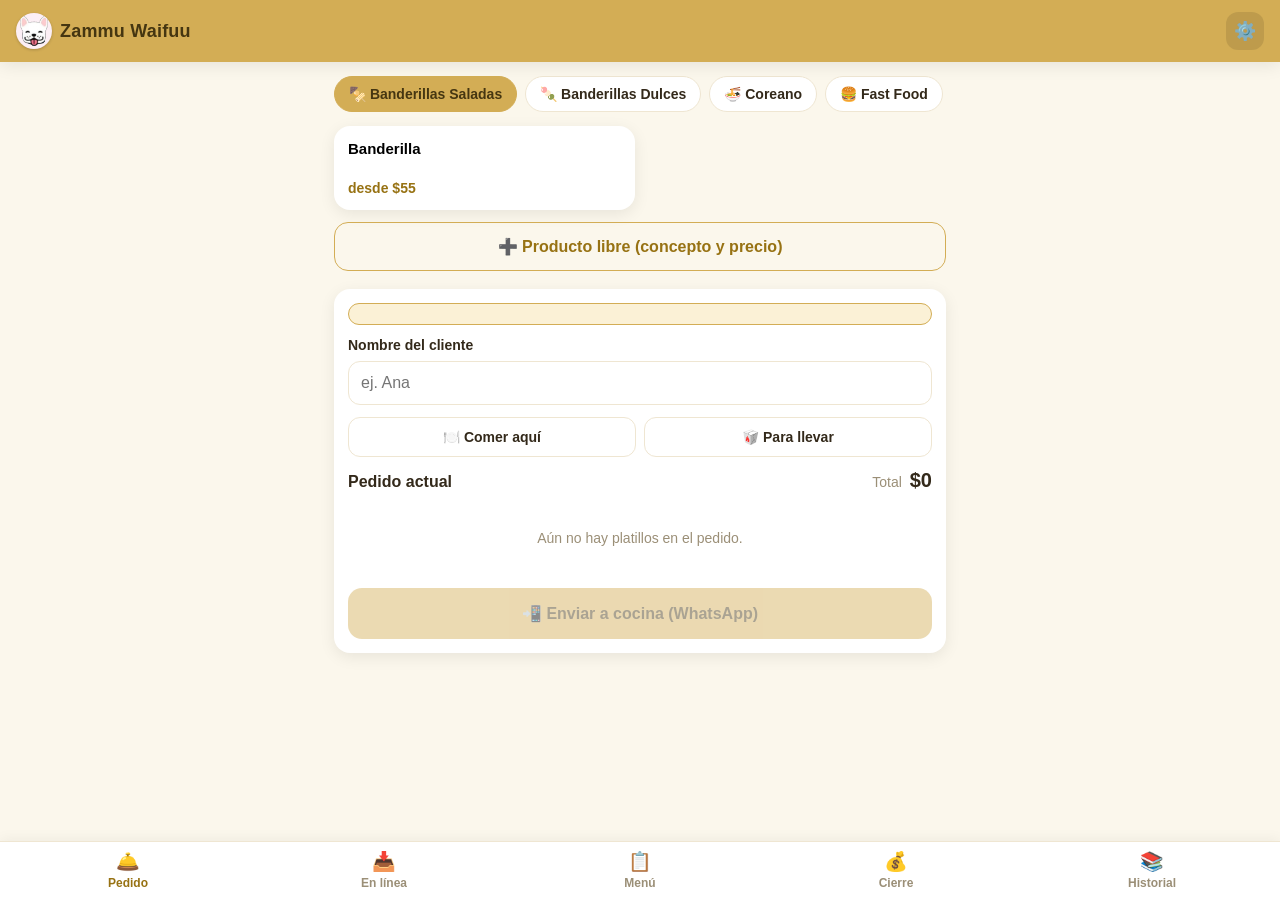
<file: index.html>
<!DOCTYPE html>
<html lang="es">
<head>
  <meta charset="UTF-8">
  <meta name="viewport" content="width=device-width, initial-scale=1.0, viewport-fit=cover, maximum-scale=1.0, user-scalable=no">
  <meta name="theme-color" content="#d3ad55">
  <meta name="apple-mobile-web-app-capable" content="yes">
  <meta name="apple-mobile-web-app-status-bar-style" content="default">
  <meta name="apple-mobile-web-app-title" content="Zammu Waifuu">
  <link rel="manifest" href="manifest.webmanifest">
  <link rel="apple-touch-icon" href="icon.png">
  <link rel="icon" href="icon.png">
  <link rel="stylesheet" href="css/styles.css">
  <title>Comandera · Zammu Waifuu</title>
</head>
<body>
  <header class="topbar">
    <span class="brand"><img src="perro.png" alt="Zammu Waifuu" class="brand-logo"> Zammu Waifuu</span>
    <button id="btn-settings" class="icon-btn" aria-label="Ajustes">⚙️</button>
  </header>

  <main>
    <!-- ================= PEDIDO ================= -->
    <section id="view-pedido" class="view active">
      <div id="cat-chips" class="chips"></div>
      <div id="item-list" class="item-grid"></div>
      <button id="btn-custom" class="btn-outline" style="margin-top:12px">➕ Producto libre (concepto y precio)</button>

      <div class="cart">
        <div id="edit-banner" class="edit-banner" hidden></div>
        <div class="field cart-name-field">
          <label for="customer-name">Nombre del cliente</label>
          <input type="text" id="customer-name" placeholder="ej. Ana" autocomplete="off" maxlength="40">
        </div>
        <div id="service-mode" class="service-mode"></div>
        <div class="cart-head">
          <strong>Pedido actual</strong>
          <span class="cart-total-label">Total <b id="cart-total">$0</b></span>
        </div>
        <div id="cart-lines" class="cart-lines"></div>
        <button id="btn-send" class="btn-primary big" disabled>📲 Enviar a cocina (WhatsApp)</button>
      </div>
    </section>

    <!-- ================= MENÚ ================= -->
    <section id="view-menu" class="view">
      <h1 class="view-title">Editar menú</h1>
      <p class="view-sub">Cambia nombres, precios y disponibilidad. Se guarda solo.</p>
      <div id="menu-editor"></div>
    </section>

    <!-- ================= CIERRE ================= -->
    <section id="view-cierre" class="view">
      <h3 class="section-title first">Pedidos de hoy</h3>
      <div id="today-orders"></div>
      <h3 class="section-title">Ventas por concepto</h3>
      <div id="cierre-summary"></div>
      <h3 class="section-title">Cierre del día</h3>
      <div id="cierre-head"></div>
      <button id="btn-share-day" class="btn-primary big">📤 Enviar resumen al administrador</button>
      <button id="btn-close-day" class="btn-outline big">🔒 Cerrar día</button>
    </section>

    <!-- ================= PEDIDOS EN LÍNEA ================= -->
    <section id="view-online" class="view">
      <div class="online-head">
        <h1 class="view-title">Pedidos en línea</h1>
        <button id="btn-refresh-online" class="icon-btn" aria-label="Refrescar">🔄</button>
      </div>
      <p class="view-sub">Pedidos del link del cliente. Revísalos y mándalos a cocina.</p>
      <div id="orders-switch"></div>
      <div id="online-list"></div>
    </section>

    <!-- ================= HISTORIAL ================= -->
    <section id="view-historial" class="view">
      <h1 class="view-title">Historial</h1>
      <p class="view-sub">Días cerrados. Toca uno para ver el detalle.</p>
      <div id="historial-list"></div>
    </section>
  </main>

  <nav class="bottom-nav">
    <button class="nav-btn active" data-view="pedido"><span>🛎️</span>Pedido</button>
    <button class="nav-btn" data-view="online"><span>📥</span>En línea</button>
    <button class="nav-btn" data-view="menu"><span>📋</span>Menú</button>
    <button class="nav-btn" data-view="cierre"><span>💰</span>Cierre</button>
    <button class="nav-btn" data-view="historial"><span>📚</span>Historial</button>
  </nav>

  <div id="modal-root"></div>
  <div id="toast" class="toast"></div>

  <script src="js/menu-data.js"></script>
  <script src="js/menu-logic.js"></script>
  <script src="js/store.js"></script>
  <script src="js/app.js"></script>
</body>
</html>
</file>
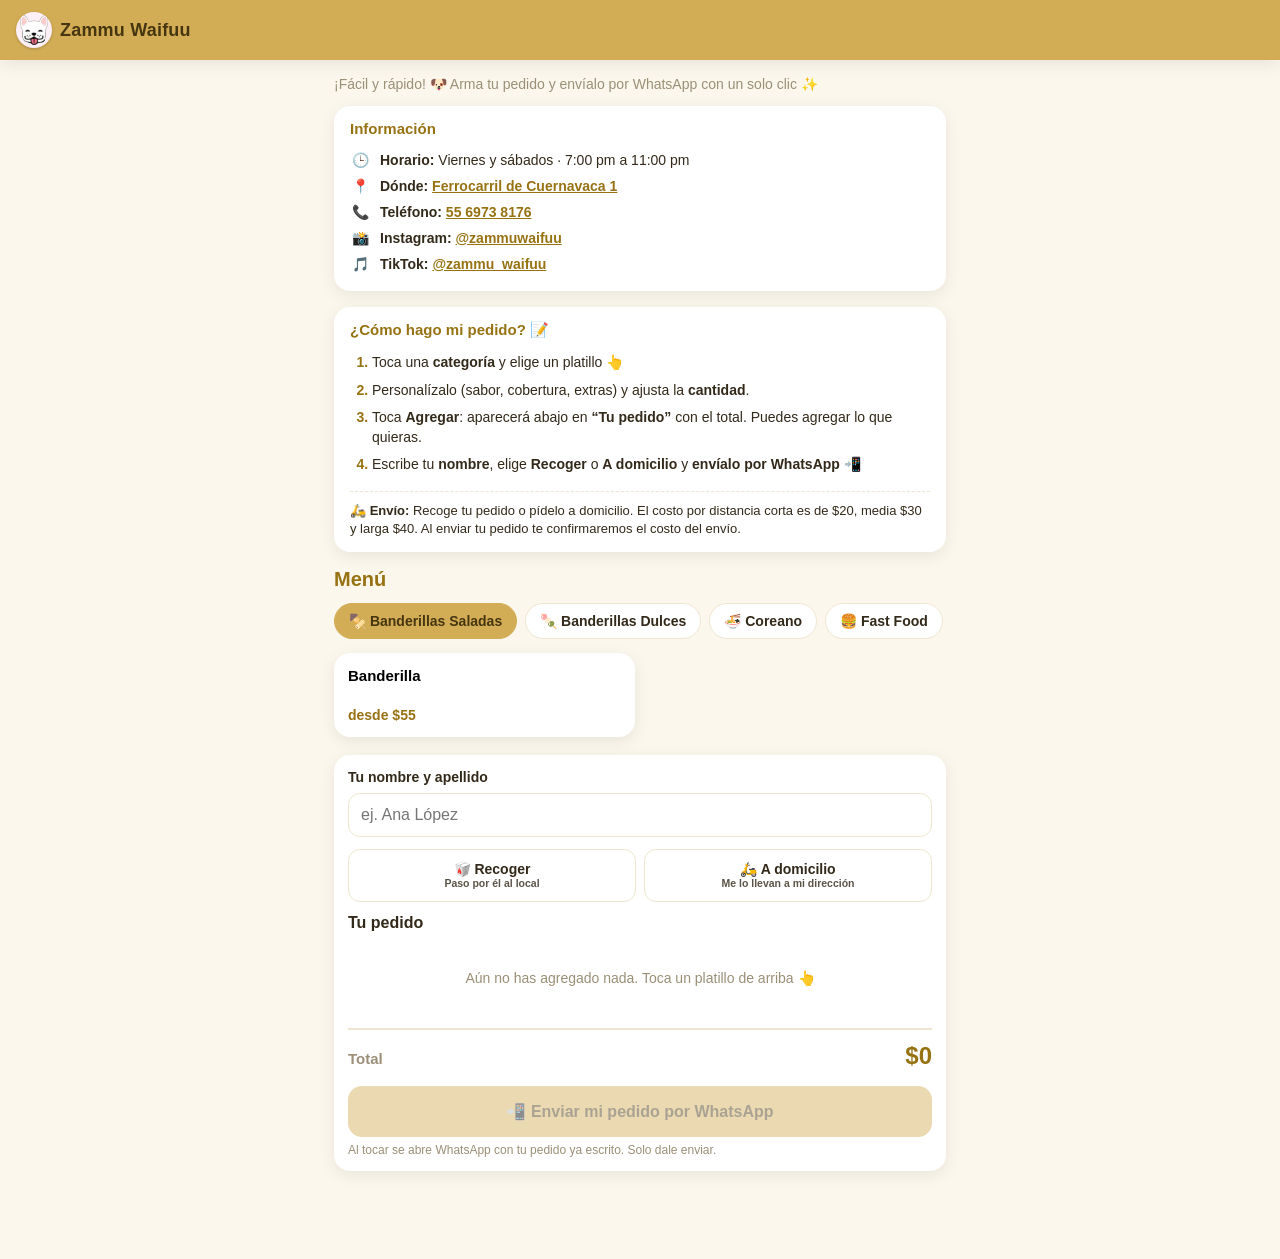
<file: pedir.html>
<!DOCTYPE html>
<html lang="es">
<head>
  <meta charset="UTF-8">
  <meta name="viewport" content="width=device-width, initial-scale=1.0, viewport-fit=cover, maximum-scale=1.0, user-scalable=no">
  <meta name="theme-color" content="#d3ad55">
  <link rel="icon" href="icon.png">
  <link rel="apple-touch-icon" href="icon.png">
  <link rel="stylesheet" href="css/styles.css">
  <title>Pedir · Zammu Waifuu</title>

  <!-- Vista previa al compartir el link (WhatsApp, IG, etc.): tarjeta con logo,
       título y descripción, para que el link no se vea como una ruta pelona. -->
  <meta property="og:type" content="website">
  <meta property="og:site_name" content="Zammu Waifuu">
  <meta property="og:title" content="Pide en línea 🐶 Zammu Waifuu">
  <meta property="og:description" content="Arma tu pedido en 1 minuto y te llega listo. Viernes y sábados 7–11 pm · recoge o a domicilio.">
  <meta property="og:image" content="https://sulihet.github.io/comandera-zammu/icon.png">
  <meta property="og:url" content="https://sulihet.github.io/comandera-zammu/pedir.html">
  <meta name="twitter:card" content="summary">
  <meta name="twitter:title" content="Pide en línea 🐶 Zammu Waifuu">
  <meta name="twitter:description" content="Arma tu pedido en 1 minuto y te llega listo. Viernes y sábados 7–11 pm.">
  <meta name="twitter:image" content="https://sulihet.github.io/comandera-zammu/icon.png">
</head>
<body>
  <header class="topbar">
    <span class="brand"><img src="perro.png" alt="Zammu Waifuu" class="brand-logo"> Zammu Waifuu</span>
  </header>

  <main>
    <section class="view active">
      <p class="pedir-intro">¡Fácil y rápido! 🐶 Arma tu pedido y envíalo por WhatsApp con un solo clic ✨</p>

      <div id="closed-banner"></div>
      <div class="info-card" id="info-card"></div>
      <div id="fallback-note"></div>

      <div class="howto-card">
        <h2>¿Cómo hago mi pedido? 📝</h2>
        <ol class="howto-steps">
          <li>Toca una <b>categoría</b> y elige un platillo 👆</li>
          <li>Personalízalo (sabor, cobertura, extras) y ajusta la <b>cantidad</b>.</li>
          <li>Toca <b>Agregar</b>: aparecerá abajo en <b>“Tu pedido”</b> con el total. Puedes agregar lo que quieras.</li>
          <li>Escribe tu <b>nombre</b>, elige <b>Recoger</b> o <b>A domicilio</b> y <b>envíalo por WhatsApp</b> 📲</li>
        </ol>
        <div id="howto-envio" class="howto-envio"></div>
      </div>

      <h2 class="menu-title">Menú</h2>
      <div id="cat-chips" class="chips"></div>
      <div id="item-list" class="item-grid"></div>

      <div class="cart">
        <div class="field cart-name-field">
          <label for="customer-name">Tu nombre y apellido</label>
          <input type="text" id="customer-name" placeholder="ej. Ana López" autocomplete="off" maxlength="40">
        </div>
        <div id="service-mode" class="service-mode"></div>
        <div id="address-wrap"></div>
        <div class="cart-head">
          <strong>Tu pedido</strong>
        </div>
        <div id="cart-lines" class="cart-lines"></div>
        <div class="cart-total-row">Total <b id="cart-total">$0</b></div>
        <div id="pay-wrap"></div>
        <button id="btn-send" class="btn-primary big" disabled>📲 Enviar mi pedido por WhatsApp</button>
        <p class="hint">Al tocar se abre WhatsApp con tu pedido ya escrito. Solo dale enviar.</p>
      </div>
    </section>
  </main>

  <div id="modal-root"></div>
  <div id="toast" class="toast"></div>

  <script src="js/menu-data.js"></script>
  <script src="js/menu-logic.js"></script>
  <script src="js/pedir-config.js"></script>
  <script src="js/pedir.js"></script>
</body>
</html>
</file>
<file: css/styles.css>
:root {
  --bg: #fbf7ec;
  --card: #ffffff;
  --ink: #33291a;
  --muted: #9b8f77;
  --line: #efe6d2;
  --primary: #d3ad55;        /* mostaza tenue: superficies (topbar, botones, chips) */
  --primary-d: #bd9538;      /* mostaza más oscura para estado activo */
  --on-primary: #453611;     /* texto café oscuro sobre mostaza */
  --accent-ink: #977213;     /* mostaza legible sobre blanco (precios, números) */
  --accent: #ffb700;
  --green: #2e9e5b;
  --danger: #d0574a;
  --radius: 16px;
  --shadow: 0 4px 16px rgba(0,0,0,.08);
  --safe-b: env(safe-area-inset-bottom, 0px);
}
* { box-sizing: border-box; -webkit-tap-highlight-color: transparent; }
html, body { margin: 0; padding: 0; }
body {
  font-family: -apple-system, BlinkMacSystemFont, "Segoe UI", Roboto, sans-serif;
  background: var(--bg);
  color: var(--ink);
  padding-bottom: calc(64px + var(--safe-b));
  overscroll-behavior-y: none;
}
h1, h2, h3 { margin: 0; }
button { font-family: inherit; cursor: pointer; }

/* ---------- Topbar ---------- */
.topbar {
  position: sticky; top: 0; z-index: 20;
  display: flex; align-items: center; justify-content: space-between;
  padding: calc(12px + env(safe-area-inset-top, 0px)) 16px 12px;
  background: var(--primary); color: var(--on-primary);
  box-shadow: var(--shadow);
}
.brand { font-weight: 800; font-size: 18px; letter-spacing: .2px; display: flex; align-items: center; gap: 8px; }
.brand-logo { height: 36px; width: 36px; border-radius: 50%; object-fit: cover; background: #fceff5; box-shadow: 0 1px 3px rgba(0,0,0,.2); }
.icon-btn { background: rgba(0,0,0,.10); border: none; color: var(--on-primary); font-size: 18px; width: 38px; height: 38px; border-radius: 12px; }

/* ---------- Vistas ---------- */
main { max-width: 640px; margin: 0 auto; }
.view { display: none; padding: 14px 14px 24px; }
.view.active { display: block; }
.view-title { font-size: 22px; }
.view-sub { color: var(--muted); margin: 4px 0 14px; font-size: 14px; }
.section-title { margin: 22px 0 10px; font-size: 16px; }
.section-title.first { margin-top: 4px; }
.empty { color: var(--muted); font-size: 14px; text-align: center; padding: 16px 0; }

/* ---------- Chips de categoría ---------- */
.chips { display: flex; gap: 8px; overflow-x: auto; padding-bottom: 10px; margin-bottom: 4px; -webkit-overflow-scrolling: touch; }
.chips::-webkit-scrollbar { display: none; }
.chip {
  flex: 0 0 auto; border: 1.5px solid var(--line); background: var(--card);
  color: var(--ink); padding: 9px 14px; border-radius: 999px; font-size: 14px; font-weight: 600; white-space: nowrap;
}
.chip.active { background: var(--primary); border-color: var(--primary); color: var(--on-primary); }

/* ---------- Grid de platillos ---------- */
.item-grid { display: grid; grid-template-columns: 1fr 1fr; gap: 10px; }
.item-card {
  display: flex; flex-direction: column; justify-content: space-between; gap: 10px;
  min-height: 84px; text-align: left; border: none; background: var(--card);
  border-radius: var(--radius); padding: 14px; box-shadow: var(--shadow);
}
.item-card:active { transform: scale(.98); }
.item-card.off { opacity: .5; }
.item-name { font-weight: 700; font-size: 15px; line-height: 1.2; }
.item-price { font-weight: 800; color: var(--accent-ink); font-size: 14px; }

/* ---------- Carrito ---------- */
.cart { margin-top: 18px; background: var(--card); border-radius: var(--radius); box-shadow: var(--shadow); padding: 14px; }
.cart .field { margin-bottom: 12px; }
.service-mode { display: flex; gap: 8px; margin-bottom: 12px; }
.seg { flex: 1; border: 1.5px solid var(--line); background: var(--card); color: var(--ink); padding: 11px 8px; border-radius: 12px; font-weight: 700; font-size: 14px; }
.seg.active { background: var(--primary); border-color: var(--primary); color: var(--on-primary); }
.cart-head { display: flex; justify-content: space-between; align-items: baseline; margin-bottom: 8px; }
.cart-total-row { display: flex; justify-content: space-between; align-items: baseline; margin: 4px 0 16px; padding-top: 12px; border-top: 2px solid var(--line); font-size: 15px; color: var(--muted); font-weight: 600; }
.cart-total-row b { font-size: 24px; color: var(--accent-ink); }
.cart-total-label { color: var(--muted); font-size: 14px; }
.cart-total-label b { color: var(--ink); font-size: 20px; margin-left: 4px; }
.cart-lines { display: flex; flex-direction: column; gap: 10px; margin-bottom: 12px; }
.cart-line { display: flex; justify-content: space-between; gap: 10px; border-bottom: 1px solid var(--line); padding-bottom: 10px; }
.cart-line:last-child { border-bottom: none; padding-bottom: 0; }
.cart-line-main { display: flex; gap: 8px; }
.cart-line-main .q { font-weight: 800; color: var(--accent-ink); }
.cart-name { font-weight: 600; font-size: 15px; }
.cart-detail { color: var(--muted); font-size: 13px; }
.cart-note { color: var(--green); font-size: 13px; margin-top: 2px; }
.cart-line-side { text-align: right; font-weight: 700; display: flex; flex-direction: column; align-items: flex-end; gap: 4px; }

/* ---------- Botones ---------- */
.btn-primary { background: var(--primary); color: var(--on-primary); border: none; border-radius: 14px; font-weight: 800; padding: 14px; font-size: 15px; }
.btn-primary:active { background: var(--primary-d); }
.btn-primary:disabled { opacity: .45; }
.btn-primary.big { width: 100%; font-size: 16px; padding: 16px; }
.btn-ghost { width: 100%; background: transparent; border: 1.5px dashed var(--line); color: var(--muted); padding: 12px; border-radius: 12px; font-weight: 600; margin-top: 10px; }
.btn-outline { width: 100%; background: transparent; border: 1.5px solid var(--primary); color: var(--accent-ink); padding: 14px; border-radius: 14px; font-weight: 800; font-size: 16px; margin-top: 10px; }
.btn-outline:active { background: #fbf1d6; }
.btn-ghost.danger { color: var(--danger); border-color: #f3c9c9; }
.file-btn { display: block; text-align: center; cursor: pointer; }
.link-danger { background: none; border: none; color: var(--danger); font-weight: 600; font-size: 13px; padding: 2px 4px; }

/* ---------- Editor de menú ---------- */
.edit-cat { margin-bottom: 22px; }
.edit-cat h3 { margin-bottom: 10px; font-size: 16px; }
.edit-row { background: var(--card); border-radius: 14px; box-shadow: var(--shadow); padding: 12px; margin-bottom: 10px; }
.edit-row.off { opacity: .6; }
.edit-row-top { display: flex; gap: 8px; align-items: center; }
.name-input { flex: 1; border: 1px solid var(--line); border-radius: 10px; padding: 9px; font-size: 15px; font-weight: 600; }
.edit-prices { display: flex; flex-wrap: wrap; gap: 8px; margin: 10px 0; }
.edit-extras { display: flex; flex-wrap: wrap; align-items: center; gap: 8px; margin: 0 0 10px; padding-top: 8px; border-top: 1px dashed var(--line); }
.extras-label { font-size: 12px; font-weight: 700; color: var(--accent-ink); width: 100%; }
.mini { font-size: 12px; color: var(--muted); display: flex; flex-direction: column; gap: 3px; }
.mini input { width: 84px; border: 1px solid var(--line); border-radius: 8px; padding: 7px; font-size: 15px; }
.switch { display: inline-flex; align-items: center; gap: 8px; font-size: 14px; }
.switch input { width: 20px; height: 20px; }
.edit-flavors { display: flex; flex-wrap: wrap; align-items: center; gap: 8px; margin: 10px 0 0; padding-top: 8px; border-top: 1px dashed var(--line); }
.flavor-switch { background: var(--bg); border: 1px solid var(--line); border-radius: 10px; padding: 6px 10px; }
.flavor-switch small { color: var(--muted); }
.flavor-switch.off { opacity: .6; }
.flavor-switch.off small { color: var(--accent-ink); font-weight: 700; }

/* ---------- Cierre ---------- */
.close-head { display: flex; gap: 12px; margin-bottom: 16px; }
.close-head > div { flex: 1; background: var(--card); border-radius: 14px; box-shadow: var(--shadow); padding: 14px; text-align: center; }
.big-num { display: block; font-size: 26px; font-weight: 800; color: var(--accent-ink); }
.close-head small { color: var(--muted); font-size: 12px; }
.close-row { display: flex; align-items: center; gap: 10px; background: var(--card); border-radius: 10px; padding: 10px 12px; margin-bottom: 6px; box-shadow: var(--shadow); }
.close-row .q { font-weight: 800; color: var(--accent-ink); min-width: 34px; }
.close-name { flex: 1; font-size: 14px; }
.close-row span:last-child { font-weight: 700; }
.order-sum { color: var(--muted); font-size: 13px; margin-top: 2px; }
.tag { font-size: 12px; color: var(--danger); font-weight: 700; }

/* ventas por concepto (agrupado) */
.concept-right { display: flex; align-items: center; gap: 8px; flex: 0 0 auto; }
.concept-item { display: flex; align-items: center; gap: 10px; padding: 8px 0; border-bottom: 1px solid var(--line); }
.concept-item:last-child { border-bottom: none; }
.concept-item .q { font-weight: 800; color: var(--accent-ink); min-width: 32px; }
.concept-item .nm { flex: 1; font-size: 14px; }
.concept-item .mn { font-weight: 700; }

/* tarjetas de pedido expandibles */
.order-card { background: var(--card); border-radius: 12px; margin-bottom: 8px; box-shadow: var(--shadow); overflow: hidden; }
.order-card.canceled { opacity: .55; }
.order-card.canceled .order-head strong { text-decoration: line-through; }
.order-head { display: flex; justify-content: space-between; align-items: center; gap: 10px; padding: 12px; cursor: pointer; }
.order-head strong { font-size: 15px; }
.chevron { color: var(--accent-ink); font-size: 15px; flex: 0 0 auto; }

/* estado del pedido: chip de un toque (En preparación ↔ Entregado) */
.order-status { flex: 0 0 auto; border: none; border-radius: 999px; padding: 6px 11px; font-size: 12px; font-weight: 800; cursor: pointer; white-space: nowrap; }
.st-prep { background: #ffe4b3; color: #8a5300; }       /* ámbar: en preparación */
.st-entregado { background: #d8efdd; color: #1e7a3d; }  /* verde: entregado */
/* acento de borde izquierdo por estado, para verlo de un vistazo */
.order-card.st-prep { border-left: 4px solid #e0a53d; }
.order-card.st-entregado { border-left: 4px solid #3aa15a; }
.order-detail { padding: 0 12px 12px; border-top: 1px solid var(--line); }
.detail-line { display: flex; gap: 8px; align-items: flex-start; padding: 10px 0; border-bottom: 1px solid var(--line); }
.detail-line:last-of-type { border-bottom: none; }
.detail-line .q { font-weight: 800; color: var(--accent-ink); }
.detail-line > span:last-child { margin-left: auto; font-weight: 700; }
.detail-foot { display: flex; justify-content: space-between; align-items: center; padding: 10px 0 4px; color: var(--muted); font-size: 14px; }
.order-actions { display: flex; gap: 8px; margin-top: 10px; }
.act-btn { flex: 1; border: none; border-radius: 11px; padding: 12px; font-weight: 800; font-size: 14px; }
.act-btn:active { filter: brightness(.95); }
.act-edit { background: var(--primary); color: var(--on-primary); }
.act-cancel { background: var(--danger); color: #fff; }
.act-resend { background: var(--green); color: #fff; }
.act-resend.full { width: 100%; margin-bottom: 8px; }
.not-sent { display: block; width: 100%; text-align: left; margin-top: 6px; background: #fdecea; border: 1.5px solid var(--danger); color: var(--danger); border-radius: 10px; padding: 8px 10px; font-size: 13px; font-weight: 800; }
.order-card.not-sent-card { outline: 2px solid var(--danger); }

.edit-banner { display: flex; align-items: center; justify-content: space-between; gap: 10px; background: #fbf1d6; border: 1.5px solid var(--primary); color: var(--on-primary); border-radius: 12px; padding: 10px 12px; margin-bottom: 12px; font-size: 13px; font-weight: 700; }
.link-cancel-edit { flex: 0 0 auto; white-space: nowrap; background: #fff; border: 1.5px solid var(--danger); color: var(--danger); border-radius: 10px; padding: 7px 10px; font-weight: 800; font-size: 12px; }

/* historial */
.detail-h { font-size: 13px; margin: 12px 0 6px; color: var(--muted); text-transform: uppercase; letter-spacing: .3px; }
.detail-h:first-child { margin-top: 4px; }
.hist-order { padding: 8px 0; border-bottom: 1px solid var(--line); }
.hist-order:last-child { border-bottom: none; }
.hist-order-head { font-weight: 700; font-size: 14px; margin-bottom: 4px; }
.hist-line { font-size: 13px; color: var(--ink); padding-left: 4px; }
#btn-close-day { margin: 8px 0; }

/* ---------- Nav inferior ---------- */
.bottom-nav {
  position: fixed; bottom: 0; left: 0; right: 0; z-index: 20;
  display: flex; background: var(--card); border-top: 1px solid var(--line);
  padding-bottom: var(--safe-b); box-shadow: 0 -2px 12px rgba(0,0,0,.05);
}
.nav-btn { position: relative; flex: 1; border: none; background: none; color: var(--muted); font-size: 12px; font-weight: 600; padding: 8px 0 10px; display: flex; flex-direction: column; align-items: center; gap: 3px; }
.nav-btn span { font-size: 19px; }
.nav-btn.active { color: var(--accent-ink); }
.nav-badge { position: absolute; top: 3px; left: 50%; margin-left: 6px; background: var(--danger); color: #fff; font-size: 10px; font-weight: 800; min-width: 17px; height: 17px; border-radius: 999px; display: flex; align-items: center; justify-content: center; padding: 0 4px; box-shadow: 0 1px 3px rgba(0,0,0,.25); }

/* ---------- Pedidos en línea (bandeja) ---------- */
.online-head { display: flex; align-items: center; justify-content: space-between; gap: 10px; }
.online-head .view-title { margin: 0; }
.online-head .icon-btn { background: var(--primary); color: var(--on-primary); }
.online-card { border-left: 4px solid var(--accent); }
.online-meta { font-size: 13.5px; color: var(--ink); padding: 3px 0; }
.online-meta a { color: var(--accent-ink); font-weight: 700; }
/* candado: interruptor abrir/cerrar pedidos (comandera) */
.orders-toggle { width: 100%; border: none; border-radius: 14px; padding: 14px; margin-bottom: 14px; font-weight: 800; font-size: 15px; display: flex; flex-direction: column; align-items: center; gap: 3px; }
.orders-toggle small { font-weight: 600; font-size: 12px; opacity: .85; }
.orders-toggle.on { background: #d8efdd; color: #1e7a3d; }
.orders-toggle.off { background: #fdecea; color: var(--danger); }
/* candado: aviso "cerrado" (link del cliente) */
.closed-banner { background: #fdecea; border: 1.5px solid var(--danger); color: #9a2820; border-radius: 12px; padding: 12px 14px; font-size: 14px; line-height: 1.35; margin-bottom: 16px; }

/* ---------- Modal / Sheet ---------- */
#modal-root { display: none; }
#modal-root.show { display: block; }
.overlay { position: fixed; inset: 0; z-index: 50; background: rgba(0,0,0,.45); display: flex; align-items: flex-end; justify-content: center; }
.sheet {
  background: var(--bg); width: 100%; max-width: 640px; max-height: 88vh; overflow-y: auto;
  border-radius: 22px 22px 0 0; padding: 20px 18px calc(24px + var(--safe-b)); animation: up .22s ease;
}
@keyframes up { from { transform: translateY(100%); } to { transform: translateY(0); } }
.sheet h2 { font-size: 20px; margin-bottom: 14px; }
.field { margin-bottom: 16px; }
.field > label { display: block; font-weight: 700; font-size: 14px; margin-bottom: 8px; }
.field small { color: var(--muted); font-weight: 500; }
.field input[type=text], .field input[type=tel] { width: 100%; border: 1.5px solid var(--line); border-radius: 12px; padding: 12px; font-size: 16px; background: var(--card); }
.opt-row { display: flex; flex-wrap: wrap; gap: 8px; }
.opt { border: 1.5px solid var(--line); background: var(--card); border-radius: 12px; padding: 10px 12px; font-size: 14px; font-weight: 600; display: flex; flex-direction: column; align-items: center; gap: 2px; min-width: 68px; }
.opt small { color: var(--muted); font-weight: 700; }
.opt.sel { border-color: var(--primary); background: #fbf1d6; color: #6f560f; }
.opt.sel small { color: var(--accent-ink); }
.qty-field { display: flex; align-items: center; justify-content: space-between; }
.qty-field > label { margin: 0; }
.stepper { display: flex; align-items: center; gap: 14px; }
.stepper button { width: 42px; height: 42px; border-radius: 12px; border: 1.5px solid var(--line); background: var(--card); font-size: 22px; font-weight: 700; }
.stepper span { min-width: 24px; text-align: center; font-size: 18px; font-weight: 800; }
.hint { color: var(--muted); font-size: 12px; margin: 6px 0 0; }

/* ---------- Barra de publicar menú (editor) ---------- */
.publish-bar { margin-bottom: 16px; }
.publish-bar .btn-ghost { margin-top: 0; border-style: solid; border-color: var(--primary); color: var(--accent-ink); }

/* ---------- Link del cliente (pedir.html) ---------- */
.pedir-intro { color: var(--muted); font-size: 14px; margin: 2px 0 14px; }
.info-card { background: var(--card); border-radius: var(--radius); box-shadow: var(--shadow); padding: 14px 16px; margin-bottom: 16px; }
.info-card h2 { font-size: 15px; margin-bottom: 10px; color: var(--accent-ink); }
.info-row { display: flex; gap: 10px; align-items: flex-start; font-size: 14px; padding: 5px 0; }
.info-row .ic { flex: 0 0 auto; width: 20px; text-align: center; }
.info-row b { font-weight: 700; }
.pedir-fallback { background: #fbf1d6; border: 1.5px solid var(--primary); color: #6f560f; border-radius: 12px; padding: 10px 12px; font-size: 12.5px; margin-bottom: 14px; }
.howto-card { background: var(--card); border-radius: var(--radius); box-shadow: var(--shadow); padding: 14px 16px; margin-bottom: 16px; }
.howto-card h2 { font-size: 15px; margin-bottom: 10px; color: var(--accent-ink); }
.howto-steps { margin: 0; padding-left: 22px; }
.howto-steps li { font-size: 14px; line-height: 1.4; padding: 4px 0; }
.howto-steps li::marker { color: var(--accent-ink); font-weight: 800; }
.howto-envio { margin-top: 12px; padding-top: 10px; border-top: 1px dashed var(--line); font-size: 13px; line-height: 1.4; color: var(--ink); }
.menu-title { font-size: 20px; margin: 2px 0 12px; color: var(--accent-ink); }
.info-row a { color: var(--accent-ink); font-weight: 700; text-decoration: underline; }
.btn-outline.loc-on { border-color: var(--green); color: var(--green); background: #eef8f0; }
/* botones Recoger / A domicilio con subtítulo explicativo */
.seg-2 { flex-direction: column; gap: 3px; line-height: 1.15; }
.seg-2 small { display: block; font-weight: 600; font-size: 10.5px; opacity: .8; }
/* métodos de pago: hasta 3 opciones en una fila */
.pay-seg { margin-bottom: 0; }
.pay-seg .seg { font-size: 12.5px; padding: 10px 4px; }
.pay-other { width: 100%; border: 1.5px solid var(--line); border-radius: 12px; padding: 12px; font-size: 16px; background: var(--card); margin-top: 8px; }
.field input.mt8 { margin-top: 8px; }
.pedir-note { background: #eef4ff; border: 1.5px solid #b9d0f5; color: #24507f; border-radius: 12px; padding: 11px 13px; font-size: 13.5px; line-height: 1.35; margin-bottom: 16px; }
/* pantalla de confirmación (candado antierrores) */
.confirm-box { background: var(--card); border: 1.5px solid var(--line); border-radius: 14px; padding: 14px; margin-bottom: 10px; }
.confirm-name { font-weight: 700; margin-bottom: 8px; }
.confirm-mode { font-weight: 800; font-size: 17px; padding: 8px 10px; border-radius: 10px; text-align: center; }
.confirm-mode.dom { background: #e7f0ff; color: #1c4e9c; }
.confirm-mode.rec { background: #fbf1d6; color: #6f560f; }
.confirm-sub { text-align: center; font-size: 14px; margin-top: 6px; color: var(--ink); }
.confirm-lines { margin: 12px 0 4px; border-top: 1px dashed var(--line); padding-top: 10px; }
.confirm-line { display: flex; justify-content: space-between; gap: 10px; font-size: 14px; padding: 3px 0; }
.confirm-total { display: flex; justify-content: space-between; align-items: baseline; border-top: 1px solid var(--line); margin-top: 8px; padding-top: 8px; }
.confirm-total b { font-size: 19px; color: var(--accent-ink); }

/* ---------- Toast ---------- */
.toast {
  position: fixed; left: 50%; bottom: calc(80px + var(--safe-b)); transform: translateX(-50%) translateY(20px);
  background: var(--ink); color: #fff; padding: 12px 18px; border-radius: 999px; font-size: 14px; font-weight: 600;
  opacity: 0; pointer-events: none; transition: .25s; z-index: 60; box-shadow: var(--shadow);
}
.toast.show { opacity: 1; transform: translateX(-50%) translateY(0); }
</file>
